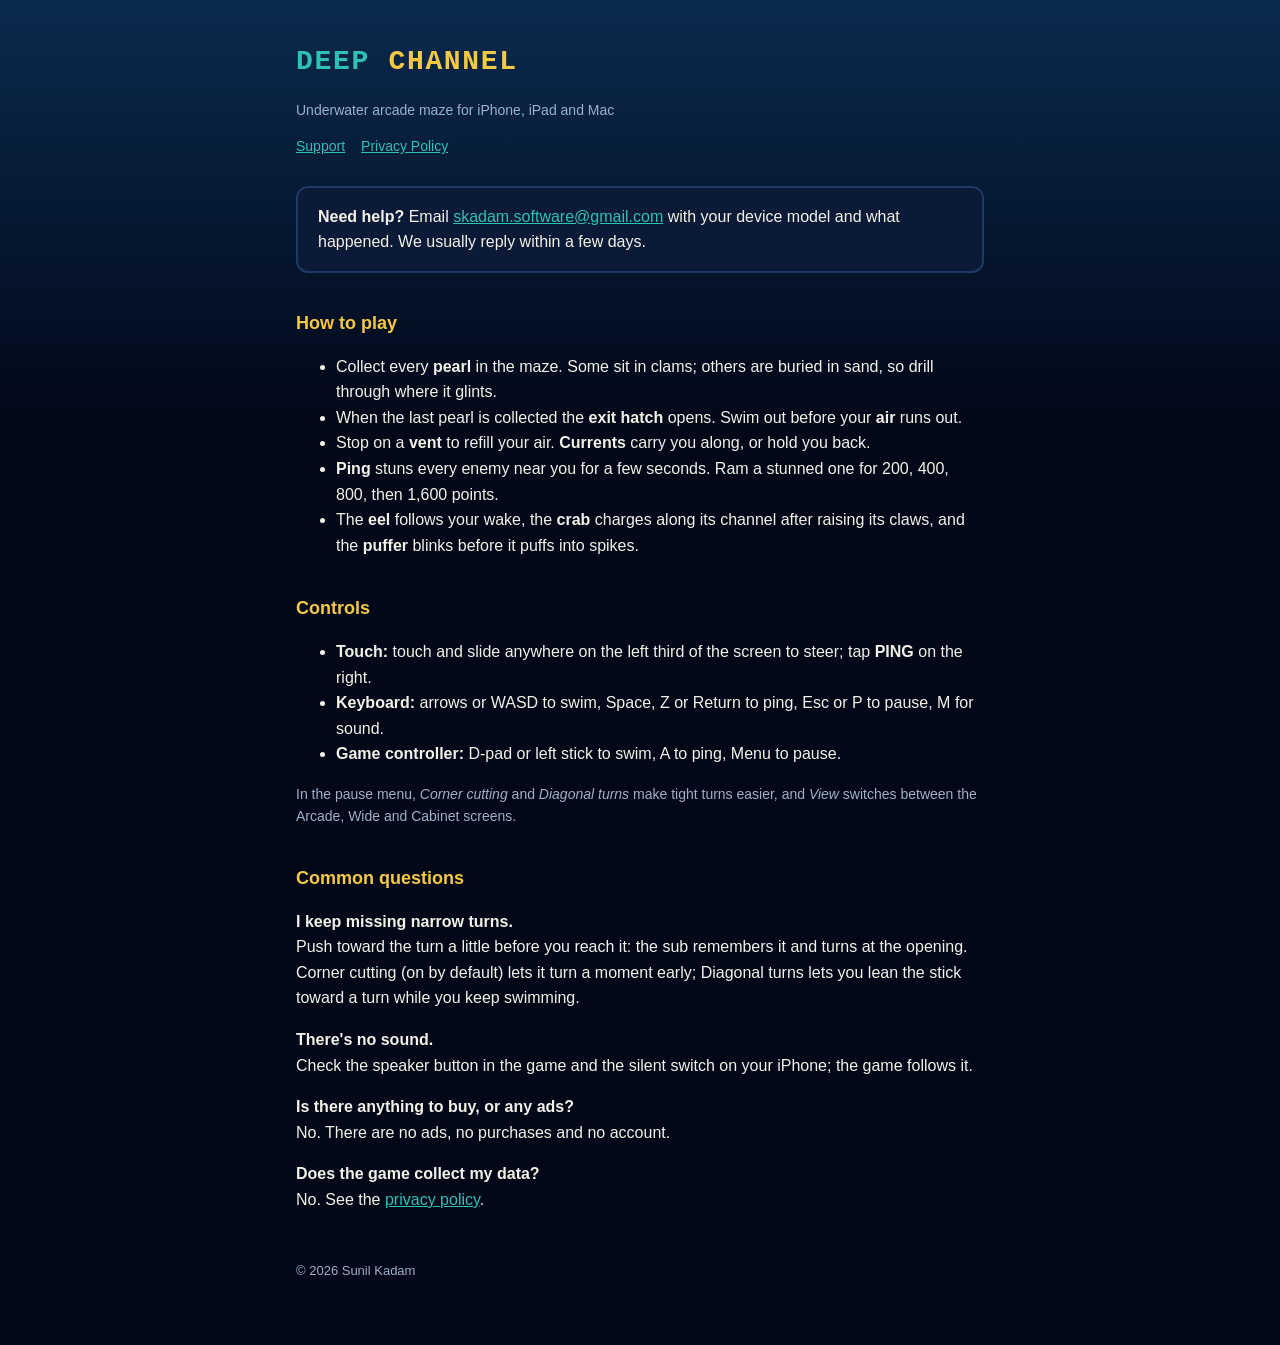
<file: index.html>
<!DOCTYPE html>
<html lang="en">
<head>
<meta charset="utf-8">
<meta name="viewport" content="width=device-width, initial-scale=1">
<title>Deep Channel Support</title>
<meta name="description" content="Support for Deep Channel, an underwater arcade maze game for iPhone, iPad and Mac.">
<link rel="stylesheet" href="style.css">
</head>
<body>
<main>
  <h1>DEEP <span>CHANNEL</span></h1>
  <p class="muted">Underwater arcade maze for iPhone, iPad and Mac</p>
  <nav><a href="index.html">Support</a><a href="privacy.html">Privacy Policy</a></nav>

  <div class="card">
    <strong>Need help?</strong> Email <a href="mailto:skadam.software@gmail.com">skadam.software@gmail.com</a> with your device model and what happened. We usually reply within a few days.
  </div>

  <h2>How to play</h2>
  <ul>
    <li>Collect every <strong>pearl</strong> in the maze. Some sit in clams; others are buried in sand, so drill through where it glints.</li>
    <li>When the last pearl is collected the <strong>exit hatch</strong> opens. Swim out before your <strong>air</strong> runs out.</li>
    <li>Stop on a <strong>vent</strong> to refill your air. <strong>Currents</strong> carry you along, or hold you back.</li>
    <li><strong>Ping</strong> stuns every enemy near you for a few seconds. Ram a stunned one for 200, 400, 800, then 1,600 points.</li>
    <li>The <strong>eel</strong> follows your wake, the <strong>crab</strong> charges along its channel after raising its claws, and the <strong>puffer</strong> blinks before it puffs into spikes.</li>
  </ul>

  <h2>Controls</h2>
  <ul>
    <li><strong>Touch:</strong> touch and slide anywhere on the left third of the screen to steer; tap <strong>PING</strong> on the right.</li>
    <li><strong>Keyboard:</strong> arrows or WASD to swim, Space, Z or Return to ping, Esc or P to pause, M for sound.</li>
    <li><strong>Game controller:</strong> D-pad or left stick to swim, A to ping, Menu to pause.</li>
  </ul>
  <p class="muted">In the pause menu, <em>Corner cutting</em> and <em>Diagonal turns</em> make tight turns easier, and <em>View</em> switches between the Arcade, Wide and Cabinet screens.</p>

  <h2>Common questions</h2>
  <p><strong>I keep missing narrow turns.</strong><br>
  Push toward the turn a little before you reach it: the sub remembers it and turns at the opening. Corner cutting (on by default) lets it turn a moment early; Diagonal turns lets you lean the stick toward a turn while you keep swimming.</p>
  <p><strong>There's no sound.</strong><br>
  Check the speaker button in the game and the silent switch on your iPhone; the game follows it.</p>
  <p><strong>Is there anything to buy, or any ads?</strong><br>
  No. There are no ads, no purchases and no account.</p>
  <p><strong>Does the game collect my data?</strong><br>
  No. See the <a href="privacy.html">privacy policy</a>.</p>

  <footer>© 2026 Sunil Kadam</footer>
</main>
</body>
</html>
</file>
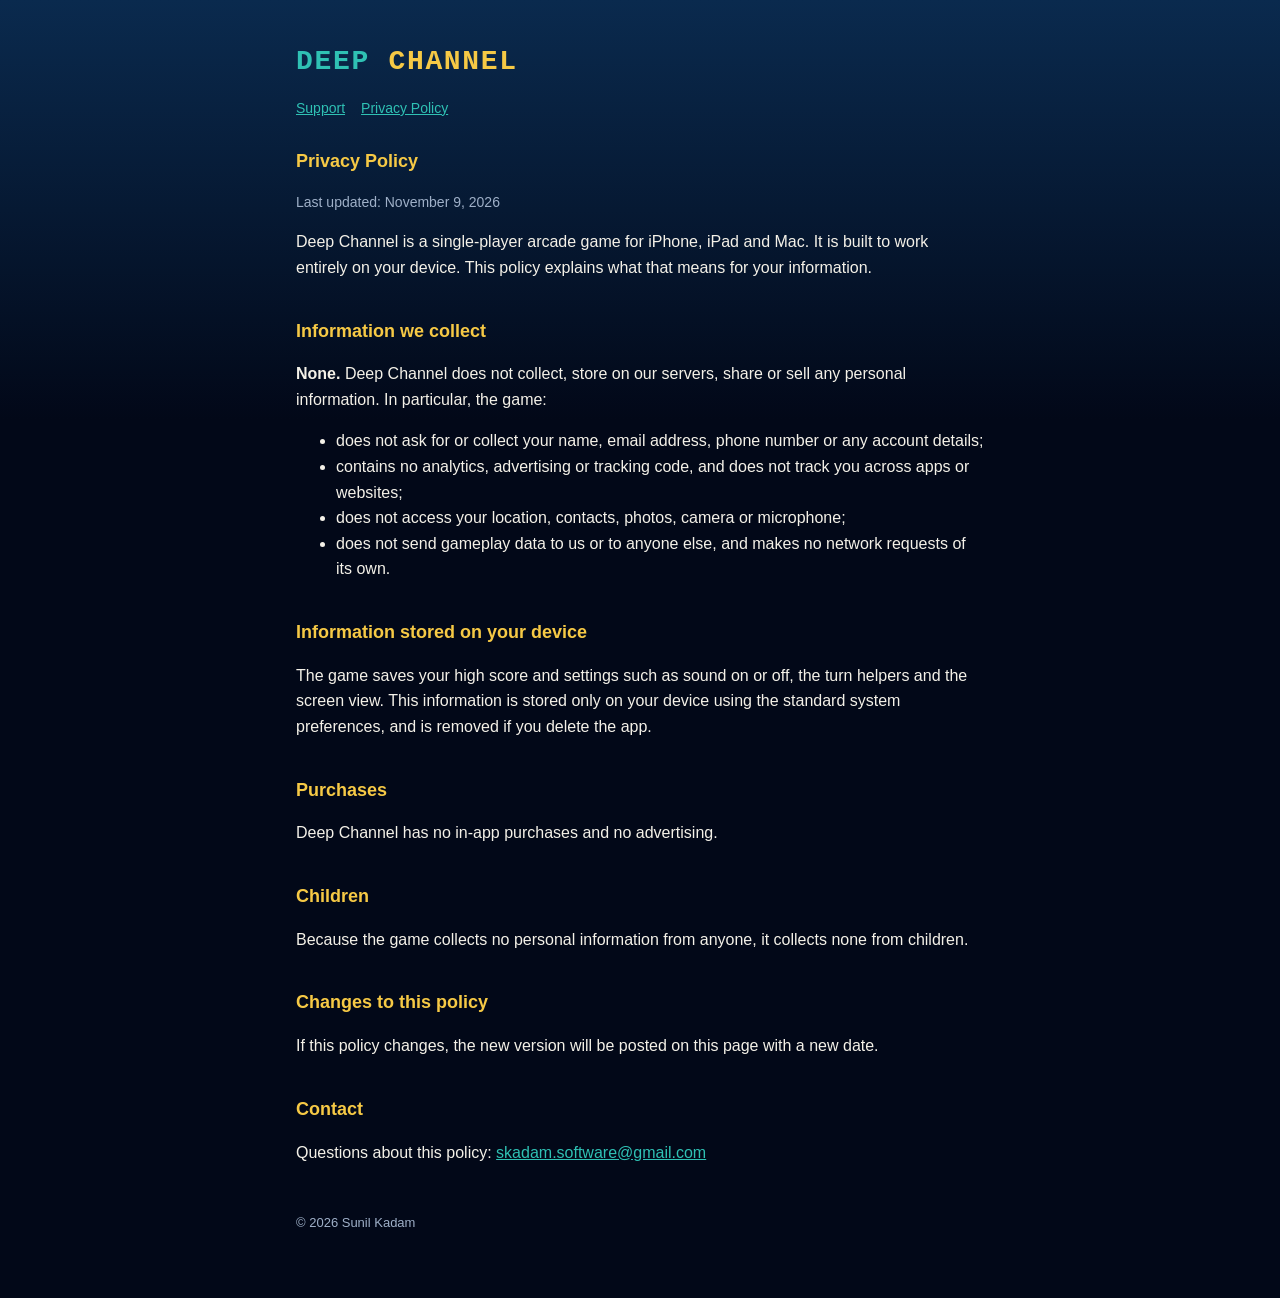
<file: privacy.html>
<!DOCTYPE html>
<html lang="en">
<head>
<meta charset="utf-8">
<meta name="viewport" content="width=device-width, initial-scale=1">
<title>Deep Channel Privacy Policy</title>
<link rel="stylesheet" href="style.css">
</head>
<body>
<main>
  <h1>DEEP <span>CHANNEL</span></h1>
  <nav><a href="index.html">Support</a><a href="privacy.html">Privacy Policy</a></nav>
  <h2 style="margin-top:0">Privacy Policy</h2>
  <p class="date">Last updated: November 9, 2026</p>

  <p>Deep Channel is a single-player arcade game for iPhone, iPad and Mac. It is built to work entirely on your device. This policy explains what that means for your information.</p>

  <h2>Information we collect</h2>
  <p><strong>None.</strong> Deep Channel does not collect, store on our servers, share or sell any personal information. In particular, the game:</p>
  <ul>
    <li>does not ask for or collect your name, email address, phone number or any account details;</li>
    <li>contains no analytics, advertising or tracking code, and does not track you across apps or websites;</li>
    <li>does not access your location, contacts, photos, camera or microphone;</li>
    <li>does not send gameplay data to us or to anyone else, and makes no network requests of its own.</li>
  </ul>

  <h2>Information stored on your device</h2>
  <p>The game saves your high score and settings such as sound on or off, the turn helpers and the screen view. This information is stored only on your device using the standard system preferences, and is removed if you delete the app.</p>

  <h2>Purchases</h2>
  <p>Deep Channel has no in-app purchases and no advertising.</p>

  <h2>Children</h2>
  <p>Because the game collects no personal information from anyone, it collects none from children.</p>

  <h2>Changes to this policy</h2>
  <p>If this policy changes, the new version will be posted on this page with a new date.</p>

  <h2>Contact</h2>
  <p>Questions about this policy: <a href="mailto:skadam.software@gmail.com">skadam.software@gmail.com</a></p>

  <footer>© 2026 Sunil Kadam</footer>
</main>
</body>
</html>
</file>
<file: style.css>
:root { --bg:#020818; --panel:#0b1a36; --ink:#f4f1e8; --dim:#9fb0c8; --teal:#2fc1b4; --gold:#f6c945; --line:#1e3a66; }
* { box-sizing: border-box; }
body { margin:0; background:linear-gradient(#0a2a4e 0, var(--bg) 420px) no-repeat, var(--bg); color:var(--ink); font:16px/1.6 -apple-system,BlinkMacSystemFont,"Segoe UI",Roboto,sans-serif; }
main { max-width:720px; margin:0 auto; padding:40px 16px 64px; }
h1 { font-family:ui-monospace,Menlo,monospace; letter-spacing:.06em; color:var(--teal); margin:0 0 4px; font-size:28px; }
h1 span { color:var(--gold); }
h2 { color:var(--gold); font-size:18px; margin-top:2em; }
a { color:var(--teal); }
.date, .muted { color:var(--dim); font-size:14px; }
.card { background:var(--panel); border:2px solid var(--line); border-radius:12px; padding:16px 20px; margin:16px 0; }
nav { margin:12px 0 28px; font-size:14px; }
nav a { margin-right:16px; }
footer { margin-top:48px; color:var(--dim); font-size:13px; }
</file>
